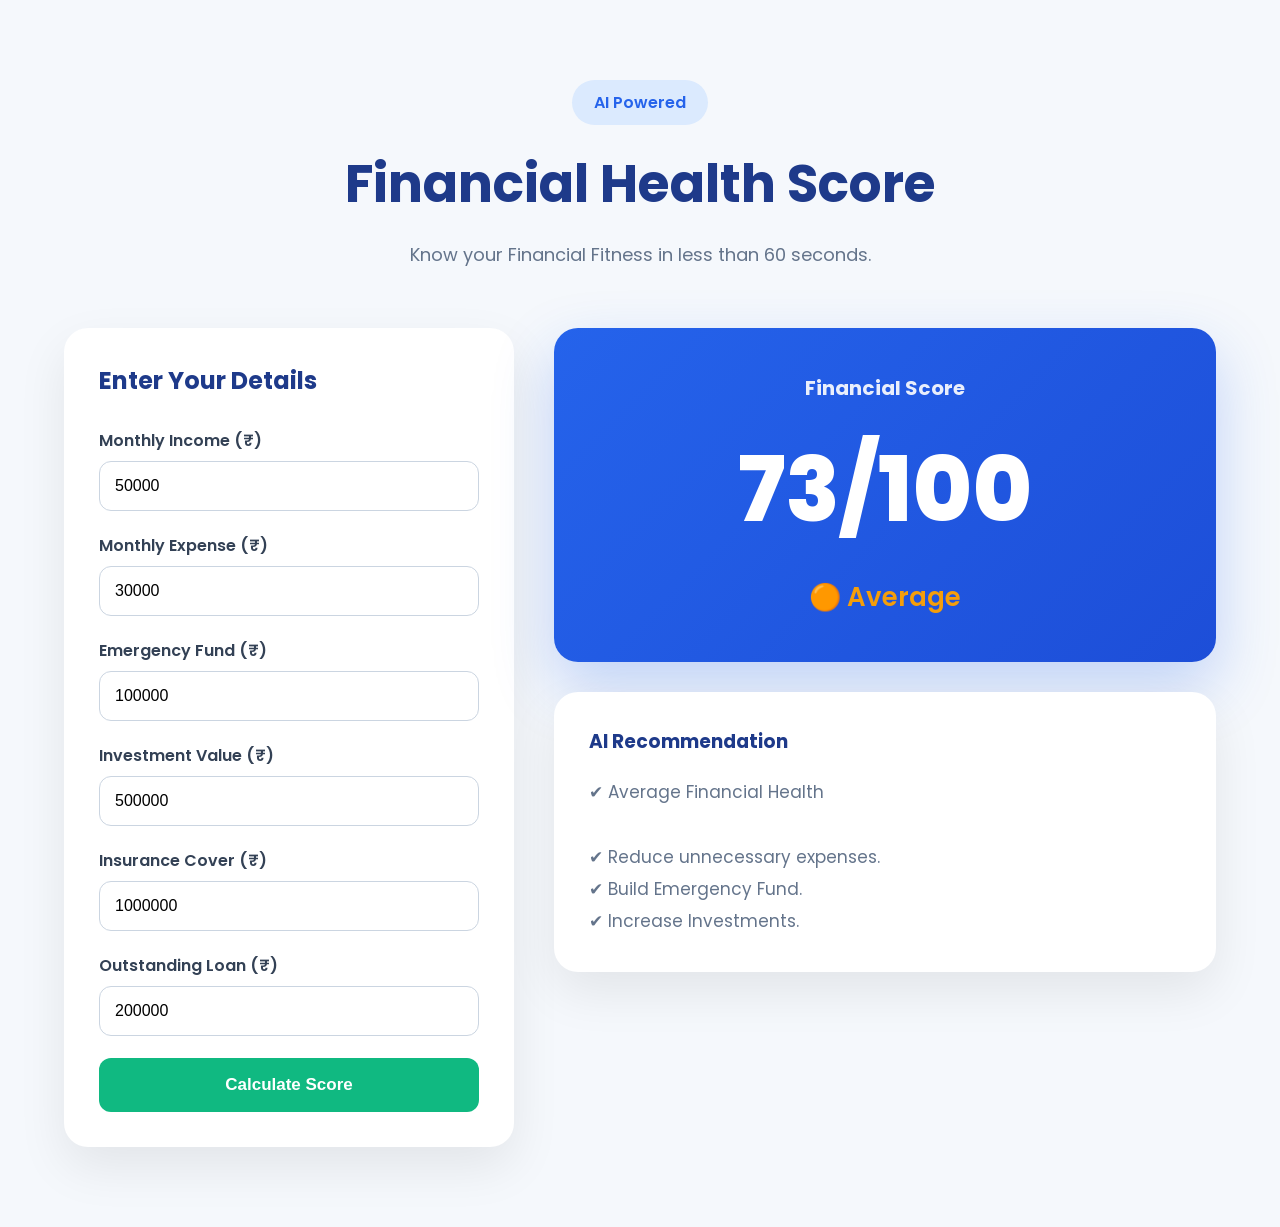
<file: financial-health.html>
<!DOCTYPE html>
<html lang="en">

<head>

    <meta charset="UTF-8">

    <meta name="viewport"
          content="width=device-width, initial-scale=1.0">

    <title>

        Financial Health Score

    </title>

    <link rel="preconnect"
          href="https://fonts.googleapis.com">

    <link rel="preconnect"
          href="https://fonts.gstatic.com"
          crossorigin>

    <link href="https://fonts.googleapis.com/css2?family=Poppins:wght@300;400;500;600;700;800&display=swap"
          rel="stylesheet">

    <link rel="stylesheet"
          href="css/health.css">

</head>

<body>

<section class="health">

<div class="container">

<div class="title">

<span>

AI Powered

</span>

<h1>

Financial Health Score

</h1>

<p>

Know your Financial Fitness in less than 60 seconds.

</p>

</div>

<div class="health-wrapper">

<!-- LEFT -->

<div class="health-form">

<h2>

Enter Your Details

</h2>

<div class="input-group">

<label>

Monthly Income (₹)

</label>

<input
type="number"
id="income"
value="50000">

</div>

<div class="input-group">

<label>

Monthly Expense (₹)

</label>

<input
type="number"
id="expense"
value="30000">

</div>

<div class="input-group">

<label>

Emergency Fund (₹)

</label>

<input
type="number"
id="emergency"
value="100000">

</div>

<div class="input-group">

<label>

Investment Value (₹)

</label>

<input
type="number"
id="investment"
value="500000">

</div>

<div class="input-group">

<label>

Insurance Cover (₹)

</label>

<input
type="number"
id="insurance"
value="1000000">

</div>

<div class="input-group">

<label>

Outstanding Loan (₹)

</label>

<input
type="number"
id="loan"
value="200000">

</div>

<button id="calculateScore">

Calculate Score

</button>

</div>

<!-- RIGHT -->

<div class="health-result">

<div class="score-card">

<h4>

Financial Score

</h4>

<h1 id="score">

0

</h1>

<p id="status">

Waiting...

</p>

</div>

<div class="recommendation">

<h3>

AI Recommendation

</h3>

<p id="advice">

Fill your financial details
to receive your AI recommendation.

</p>

</div>

</div>

</div>

</div>

</section>

<script src="js/health.js"></script>

</body>

</html>
</file>
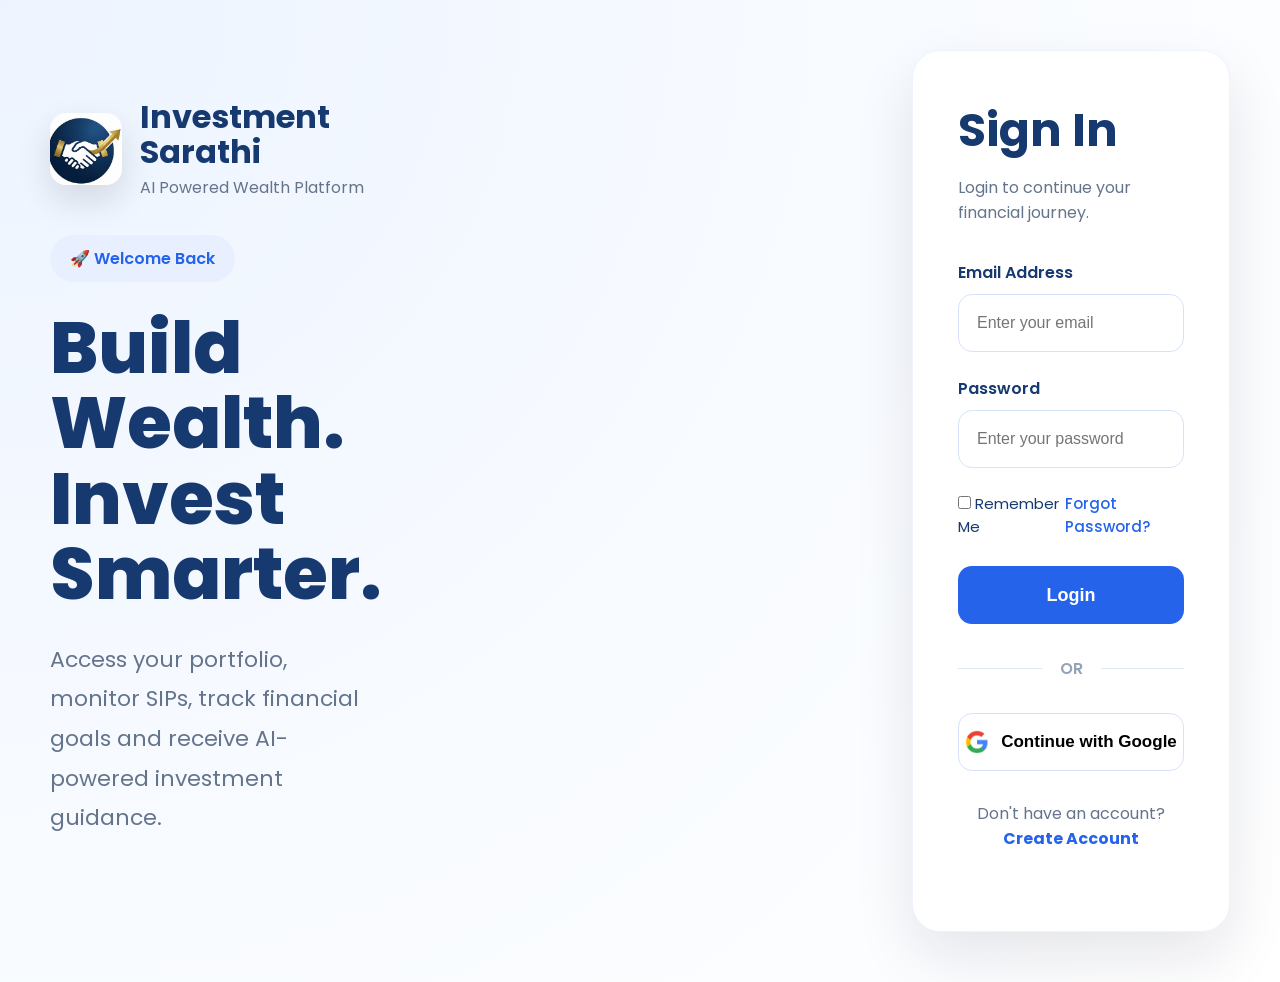
<file: login.html>
<!DOCTYPE html>
<html lang="en">
<head>
    <meta charset="UTF-8">
    <meta name="viewport" content="width=device-width, initial-scale=1.0">
    <title>Login | Investment Sarathi</title>

    <link rel="stylesheet" href="css/login.css">

</head>
<body>
<div class="login-page">

    <div class="login-container">

        <!-- LEFT -->

        <div class="login-left">

            <a href="index.html" class="login-logo">

                <img src="assets/logo/logo.jpg" alt="Investment Sarathi">

                <div>

                    <h2>Investment Sarathi</h2>

                    <p>AI Powered Wealth Platform</p>

                </div>

            </a>

            <span class="badge">🚀 Welcome Back</span>

            <h1>
                Build Wealth.<br>
                Invest Smarter.
            </h1>

            <p class="login-text">
                Access your portfolio, monitor SIPs,
                track financial goals and receive
                AI-powered investment guidance.
            </p>

            
        </div>
 </div>
        <!-- RIGHT -->

        <div class="login-card">

            <h2>Sign In</h2>

            <p>
                Login to continue your financial journey.
            </p>

            <form id="loginForm">

                <div class="input-group">

                    <label>Email Address</label>

                    <input
                        type="email"
                        placeholder="Enter your email"
                        required>

                </div>

                <div class="input-group">

                    <label>Password</label>

                    <input
                        type="password"
                        placeholder="Enter your password"
                        required>

                </div>

                <div class="login-options">

                    <label>

                        <input type="checkbox">

                        Remember Me

                    </label>

                    <a href="#">
                        Forgot Password?
                    </a>

                </div>

                <button class="login-btn">

                    Login

                </button>

            </form>

            <div class="divider">

                <span>OR</span>

            </div>

         <button class="google-btn">
    <img src="assets/images/google.webp" alt="Google" class="google-icon">
    <span>Continue with Google</span>
</button>

            <p class="signup-text">

                Don't have an account?

                <a href="#">
                    Create Account
                </a>

            </p>

        </div>

    </div>

</div>


<script src="js/login.js"></script>

</body>
</html>
</file>
<file: css/health.css>
/*=========================================
Investment Sarathi
Financial Health Score
=========================================*/

@import url('https://fonts.googleapis.com/css2?family=Poppins:wght@300;400;500;600;700;800&display=swap');

*{
    margin:0;
    padding:0;
    box-sizing:border-box;
}

body{

    font-family:'Poppins',sans-serif;

    background:#F5F8FC;

    color:#1E293B;

}

.container{

    width:90%;

    max-width:1300px;

    margin:auto;

}

.health{

    padding:80px 0;

}

/*============================
TITLE
=============================*/

.title{

    text-align:center;

    margin-bottom:60px;

}

.title span{

    display:inline-block;

    padding:10px 22px;

    background:#DBEAFE;

    color:#2563EB;

    border-radius:30px;

    font-weight:600;

    margin-bottom:20px;

}

.title h1{

    font-size:52px;

    color:#1E3A8A;

    margin-bottom:18px;

}

.title p{

    color:#64748B;

    font-size:18px;

}

/*============================
LAYOUT
=============================*/

.health-wrapper{

    display:grid;

    grid-template-columns:450px 1fr;

    gap:40px;

    align-items:start;

}

/*============================
LEFT CARD
=============================*/

.health-form{

    background:#fff;

    padding:35px;

    border-radius:24px;

    box-shadow:0 20px 50px rgba(0,0,0,.08);

}

.health-form h2{

    color:#1E3A8A;

    margin-bottom:30px;

}

.input-group{

    margin-bottom:22px;

}

.input-group label{

    display:block;

    margin-bottom:8px;

    font-weight:600;

    color:#334155;

}

.input-group input{

    width:100%;

    padding:15px;

    border:1px solid #CBD5E1;

    border-radius:12px;

    font-size:16px;

    transition:.3s;

    outline:none;

}

.input-group input:focus{

    border-color:#2563EB;

    box-shadow:0 0 0 4px rgba(37,99,235,.10);

}

#calculateScore{

    width:100%;

    padding:17px;

    border:none;

    border-radius:12px;

    background:#10B981;

    color:#fff;

    font-size:17px;

    font-weight:600;

    cursor:pointer;

    transition:.3s;

}

#calculateScore:hover{

    background:#059669;

}

/*============================
RIGHT CARD
=============================*/

.health-result{

    display:flex;

    flex-direction:column;

    gap:30px;

}

/*============================
SCORE CARD
=============================*/

.score-card{

    background:linear-gradient(135deg,#2563EB,#1D4ED8);

    color:#fff;

    border-radius:24px;

    padding:45px;

    text-align:center;

    box-shadow:0 25px 60px rgba(37,99,235,.25);

}

.score-card h4{

    font-size:20px;

    opacity:.9;

}

.score-card h1{

    font-size:90px;

    margin:20px 0;

    font-weight:800;

}

.score-card p{

    font-size:26px;

    font-weight:600;

}

/*============================
AI CARD
=============================*/

.recommendation{

    background:#fff;

    border-radius:24px;

    padding:35px;

    box-shadow:0 20px 50px rgba(0,0,0,.08);

}

.recommendation h3{

    color:#1E3A8A;

    margin-bottom:20px;

}

.recommendation p{

    color:#64748B;

    line-height:1.9;

    font-size:17px;

}

/*============================
STATUS COLORS
=============================*/

.excellent{

    color:#10B981;

}

.good{

    color:#2563EB;

}

.average{

    color:#F59E0B;

}

.poor{

    color:#EF4444;

}

/*============================
RESPONSIVE
=============================*/

@media(max-width:992px){

.health-wrapper{

    grid-template-columns:1fr;

}

}

@media(max-width:768px){

.health{

    padding:50px 0;

}

.title h1{

    font-size:38px;

}

.score-card h1{

    font-size:70px;

}

.health-form,
.recommendation,
.score-card{

    padding:25px;

}

.container{

    width:94%;

}

}
</file>
<file: css/login.css>
/*=====================================
    GOOGLE FONT
======================================*/

@import url('https://fonts.googleapis.com/css2?family=Poppins:wght@300;400;500;600;700;800&display=swap');

/*=====================================
    RESET
======================================*/

*{
    margin:0;
    padding:0;
    box-sizing:border-box;
}

html{
    scroll-behavior:smooth;
}

body{

    font-family:'Poppins',sans-serif;

    background:#F5F8FF;

    color:#163A70;

    overflow-x:hidden;

}

/*=====================================
    LOGIN PAGE
======================================*/

.login-page{

    min-height:100vh;

    display:flex;

    justify-content:center;

    align-items:center;

    padding:50px;

    background:
    radial-gradient(circle at top left,#EDF4FF,#F8FBFF 55%,#FFFFFF);

}

.login-container{

    width:100%;

    max-width:1280px;

    display:grid;

    grid-template-columns:1fr 440px;

    gap:90px;

    align-items:center;

}

/*=====================================
    LEFT
======================================*/

.login-left{

    max-width:700px;

}

.login-logo{

    display:flex;

    align-items:center;

    gap:18px;

    text-decoration:none;

    margin-bottom:35px;

}

.login-logo img{

    width:72px;

    height:72px;

    border-radius:16px;

    object-fit:cover;

    box-shadow:0 15px 35px rgba(0,0,0,.12);

}

.login-logo h2{

    font-size:32px;

    font-weight:700;

    color:#163A70;

    line-height:1.1;

}

.login-logo p{

    margin-top:5px;

    color:#64748B;

    font-size:16px;

}

.badge{

    display:inline-flex;

    align-items:center;

    gap:8px;

    background:#E8F0FF;

    color:#2563EB;

    padding:11px 20px;

    border-radius:50px;

    font-weight:600;

    margin-bottom:28px;

}

.login-left h1{

    font-size:72px;

    line-height:1.05;

    font-weight:800;

    color:#163A70;

    margin-bottom:28px;

}

.login-text{

    font-size:22px;

    line-height:1.8;

    color:#64748B;

    max-width:620px;

    margin-bottom:45px;

}

/*=====================================
    FEATURES
======================================*/

.login-features{

    display:grid;

    gap:20px;

}

.feature{

    background:#fff;

    border-radius:18px;

    padding:22px 25px;

    box-shadow:0 15px 45px rgba(0,0,0,.06);

    transition:.35s;

    font-weight:600;

    color:#163A70;

    border:1px solid rgba(37,99,235,.05);

}

.feature:hover{

    transform:translateY(-5px);

    box-shadow:0 25px 50px rgba(0,0,0,.12);

}

/*=====================================
    LOGIN CARD
======================================*/

.login-card{

    width:100%;

    background:#ffffff;

    border-radius:28px;

    padding:45px;

    box-shadow:

    0 25px 60px rgba(15,23,42,.10);

    border:1px solid rgba(37,99,235,.08);

}

.login-card h2{

    font-size:46px;

    font-weight:700;

    color:#163A70;

    margin-bottom:10px;

}

.login-card>p{

    color:#64748B;

    margin-bottom:35px;

}

/*=====================================
    INPUT
======================================*/

.input-group{

    margin-bottom:24px;

}

.input-group label{

    display:block;

    margin-bottom:9px;

    font-weight:600;

    color:#163A70;

}

.input-group input{

    width:100%;

    height:58px;

    border-radius:14px;

    border:1px solid #D6E3FA;

    padding:0 18px;

    font-size:16px;

    transition:.3s;

    outline:none;

}

.input-group input:focus{

    border-color:#2563EB;

    box-shadow:0 0 0 4px rgba(37,99,235,.12);

}

/*=====================================
    OPTIONS
======================================*/

.login-options{

    display:flex;

    justify-content:space-between;

    align-items:center;

    margin:20px 0 28px;

    font-size:15px;

}

.login-options a{

    color:#2563EB;

    text-decoration:none;

    font-weight:500;

}

.login-options a:hover{

    text-decoration:underline;

}

/*=====================================
    BUTTON
======================================*/

.login-btn{

    width:100%;

    height:58px;

    border:none;

    border-radius:14px;

    background:#2563EB;

    color:#fff;

    font-size:18px;

    font-weight:600;

    cursor:pointer;

    transition:.3s;

}

.login-btn:hover{

    background:#1E4ED8;

    transform:translateY(-2px);

}

/*=====================================
    DIVIDER
======================================*/

.divider{

    display:flex;

    align-items:center;

    margin:32px 0;

}

.divider::before,

.divider::after{

    content:"";

    flex:1;

    height:1px;

    background:#E2E8F0;

}

.divider span{

    margin:0 18px;

    color:#94A3B8;

    font-weight:600;

}

/*=====================================
    GOOGLE
======================================*/

.google-btn{

    width:100%;

    height:58px;

    display:flex;

    justify-content:center;

    align-items:center;

    gap:12px;

    border-radius:14px;

    background:#fff;

    border:1px solid #D6E3FA;

    cursor:pointer;

    transition:.3s;

    font-size:17px;

    font-weight:600;

}

.google-btn:hover{

    transform:translateY(-2px);

    box-shadow:0 15px 30px rgba(0,0,0,.08);

}

.google-icon{

    width:24px;

    height:24px;

}

/*=====================================
    SIGNUP
======================================*/

.signup-text{

    text-align:center;

    margin-top:30px;

    color:#64748B;

}

.signup-text a{

    color:#2563EB;

    font-weight:700;

    text-decoration:none;

}

.signup-text a:hover{

    text-decoration:underline;

}

/*=====================================
    RESPONSIVE
======================================*/

@media(max-width:1100px){

.login-container{

grid-template-columns:1fr;

gap:50px;

}

.login-left{

text-align:center;

margin:auto;

}

.login-logo{

justify-content:center;

}

.login-text{

margin:auto;

}

.login-features{

margin-top:35px;

}

.login-card{

max-width:520px;

margin:auto;

}

}

@media(max-width:768px){

.login-page{

padding:25px;

}

.login-left h1{

font-size:48px;

}

.login-text{

font-size:18px;

}

.login-card{

padding:35px;

}

}

@media(max-width:500px){

.login-left h1{

font-size:38px;

}

.login-logo h2{

font-size:24px;

}

.login-card{

padding:25px;

}

.login-options{

flex-direction:column;

align-items:flex-start;

gap:12px;

}

}
</file>
